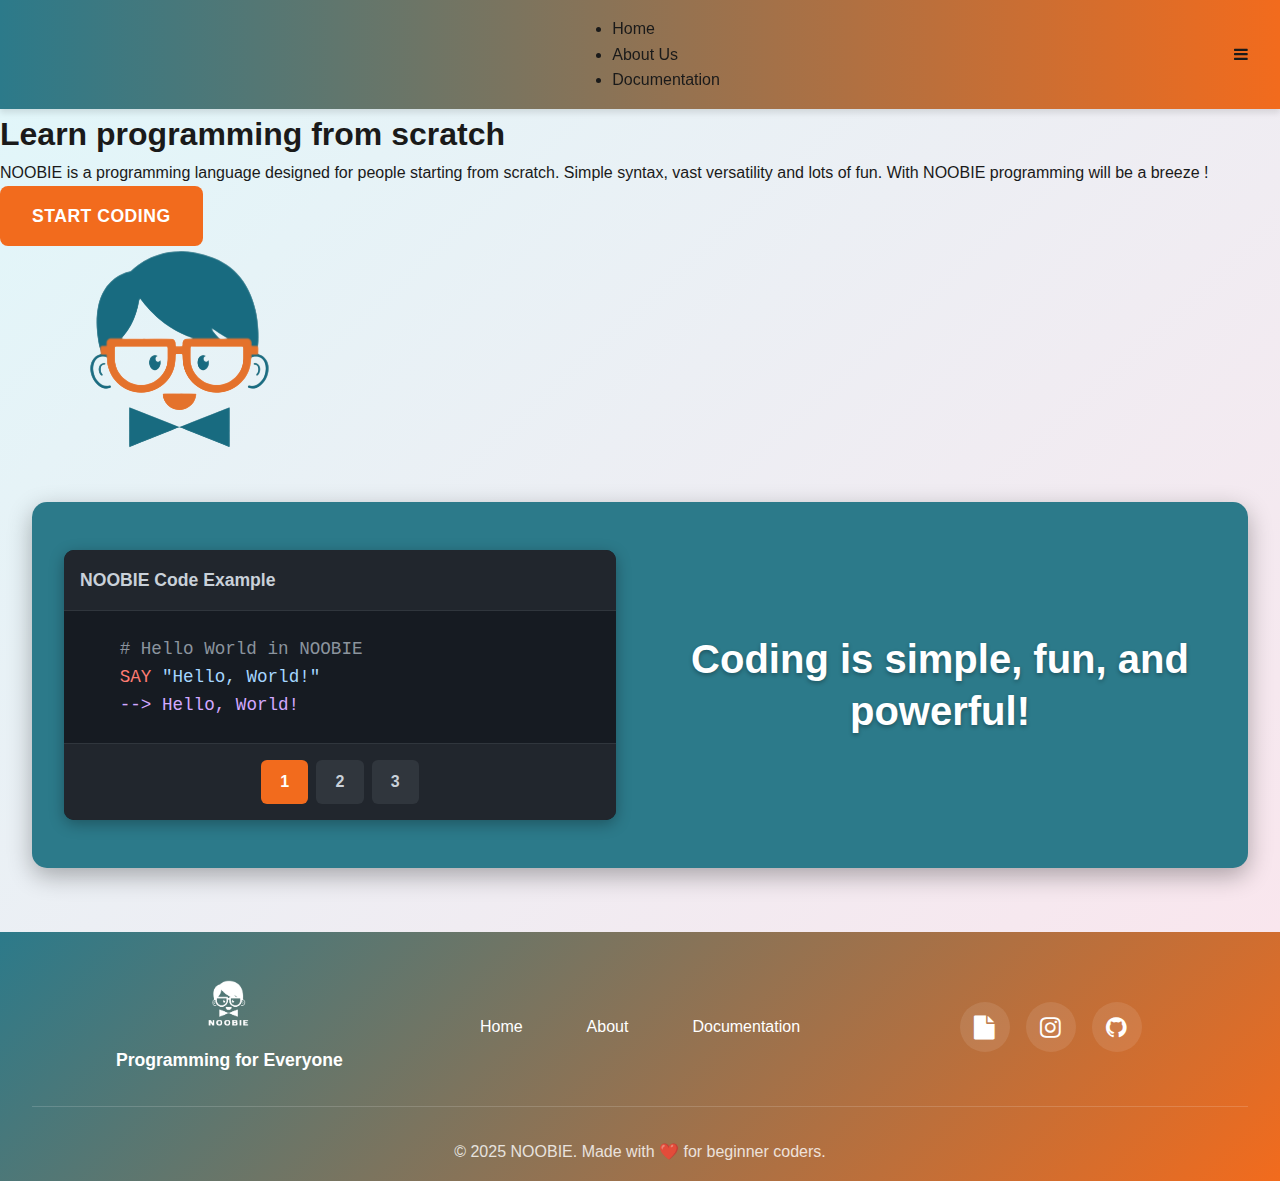
<file: index.html>
<!DOCTYPE html>
<html lang="en">
<head>
    <meta charset="UTF-8">
    <meta name="viewport" content="width=device-width, initial-scale=1.0">
    <meta name="description" content="NOOBIE is a programming language designed for people starting from scratch. Simple syntax, vast versatility and lots of fun. With NOOBIE programming will be a breeze !">
    <link rel="stylesheet" href="https://cdnjs.cloudflare.com/ajax/libs/font-awesome/4.7.0/css/font-awesome.min.css">
    <link rel="stylesheet" href="style.css">
    <title>NOOBIE - Programming for Everyone</title>
</head>
<body>
    <nav class="navbar">
        <div class="logo">
          <a href="index.html"><img src="loghi/logo_scritta_bianco.png" alt="NOOBIE logo" /></a>
        </div>
        <ul>
          <li><a href="index.html">Home</a></li>
          <li><a href="about.html">About Us</a></li>
          <li><a href="documentation.html">Documentation</a></li>
        </ul>
        <div class="menu-icon" onclick="toggleMenu()">
          <i class="fa fa-bars"></i>
        </div>
    </nav>
    
    <!-- INSTANT DOWNLOAD -->
    <section class="noobie" id="home">
      <div class="noobie-content">
        <h1>Learn programming from scratch</h1>
        <p>NOOBIE is a programming language designed for people starting from scratch. Simple syntax, vast versatility and lots of fun. With NOOBIE programming will be a breeze !</p>
        <a href="https://noobie-web.onrender.com/" class="cta-button" target="_blank">Start coding  </a>
      </div>
      <div class="noobie-image">
       <a href="index.html"><img src="loghi/logo_originale.png" alt="noobie" /></a>
      </div>
    </section>
    
    <!--CODE SECTION-->
    <section class="code-example">
      <div class="code-container">
        <div class="code-header">
          <span class="code-title">NOOBIE Code Example</span>
        </div>
        <div class="code-block" id="code-display">
          <pre><span class="comment"># Hello World in NOOBIE</span>
<span class="keyword">SAY</span> <span class="string">"Hello, World!"</span>
<span class="output">--> Hello, World!</span></pre>
        </div>
        <div class="code-buttons">
          <button onclick="showCode(1)" class="active">1</button>
          <button onclick="showCode(2)">2</button>
          <button onclick="showCode(3)">3</button>
        </div>
      </div>
      <div class="code-message">
        <h1 class="section-title">Coding is simple, fun, and powerful!</h1>
      </div>
    </section>

    <!-- FOOTER -->
    <footer class="footer">
      <div class="footer-container">
        <div class="footer-logo">
          <img src="loghi/logo_scritta_bianco.png" alt="NOOBIE Logo" />
          <p>Programming for Everyone</p>
        </div>
        <div class="footer-links">
          <a href="index.html">Home</a>
          <a href="about.html">About</a>
          <a href="documentation.html">Documentation</a>
        </div>
        <div class="footer-social">
          <a href="https://noobie-web.onrender.com/"><i class="fa fa-file"></i></a>
          <a href="#"><i class="fa fa-instagram"></i></a>
          <a href="https://github.com/noobieofficial"><i class="fa fa-github"></i></a>
        </div>
      </div>
      <div class="footer-bottom">
        <p>&copy; 2025 NOOBIE. Made with ❤️ for beginner coders.</p>
      </div>
    </footer>

    <script src="script.js"></script>
</body>
</html>
</file>
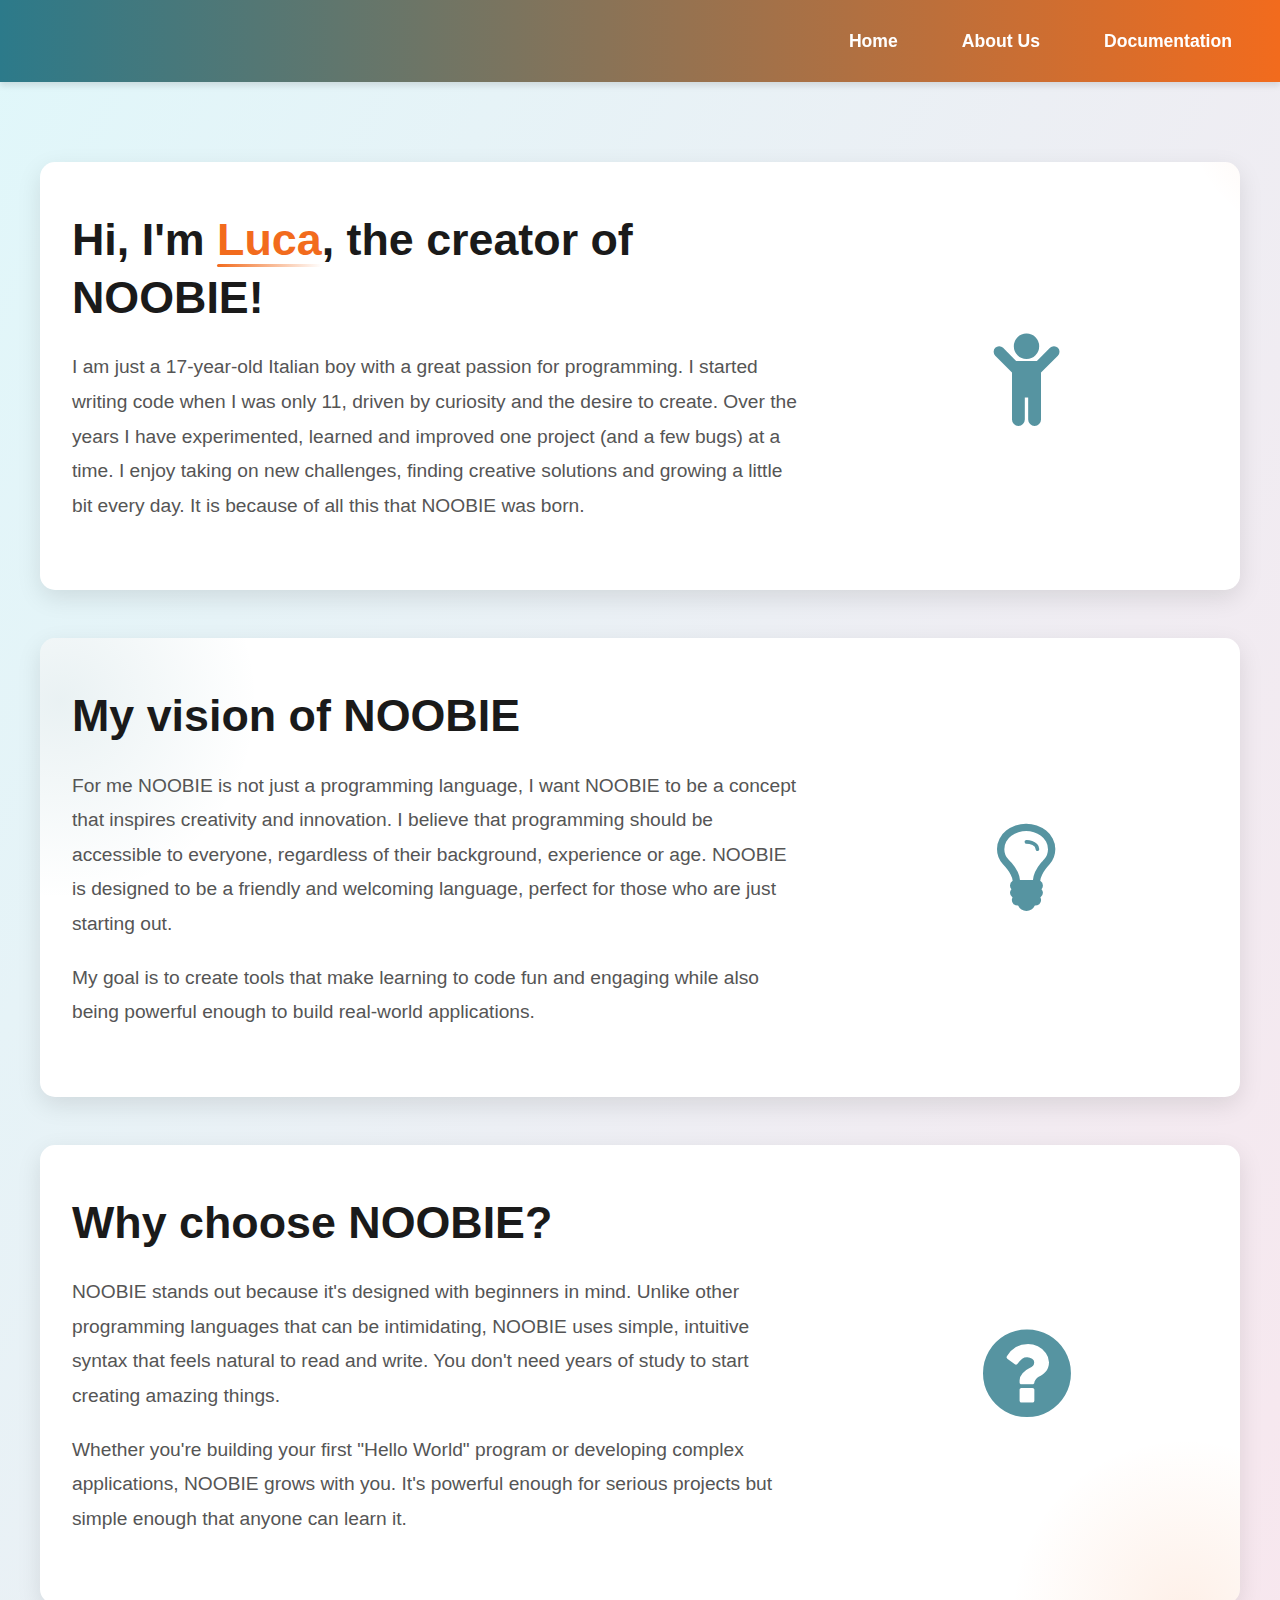
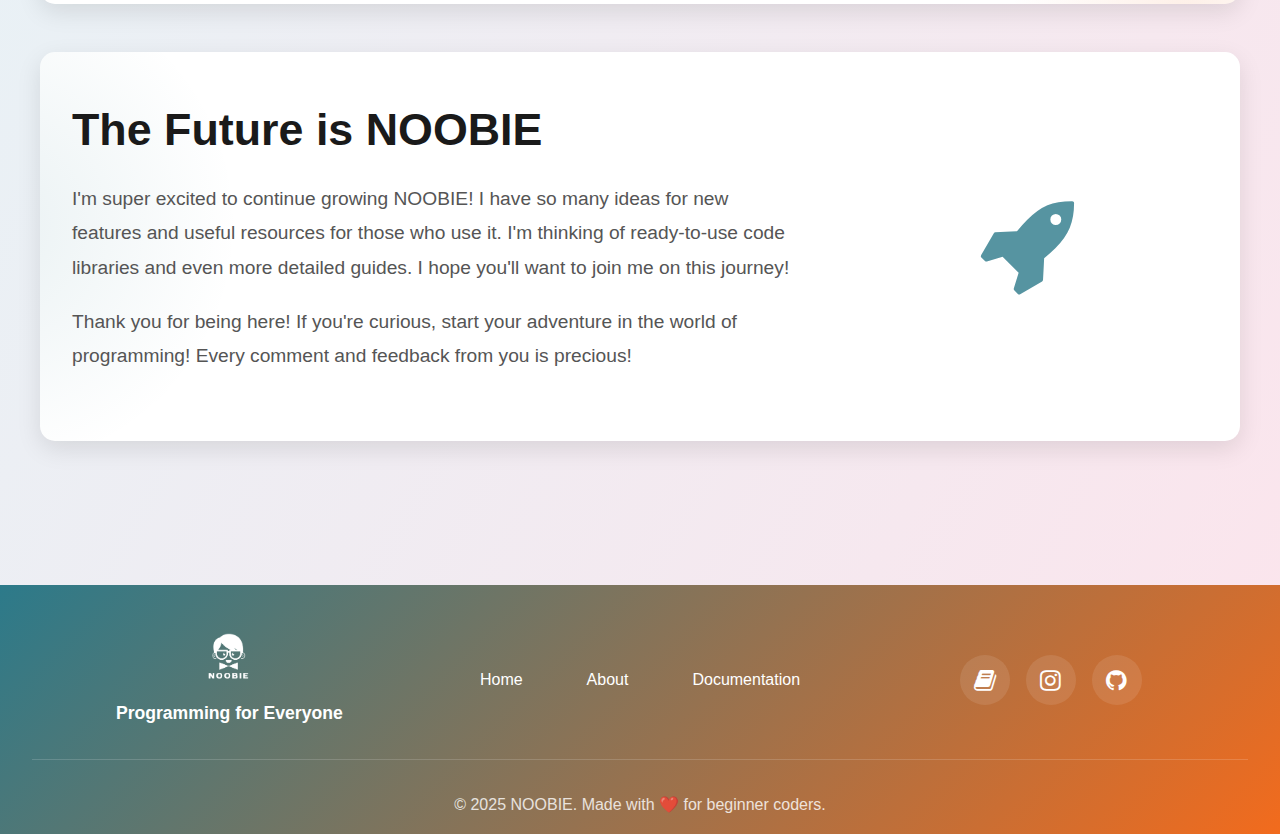
<file: about.html>
<!DOCTYPE html>
<html lang="en">
<head>
    <meta charset="UTF-8">
    <meta name="viewport" content="width=device-width, initial-scale=1.0">
    <meta name="description" content="NOOBIE is a programming language designed for people starting from scratch. Simple syntax, vast versatility and lots of fun. With NOOBIE programming will be a breeze !">
    <link rel="stylesheet" href="https://cdnjs.cloudflare.com/ajax/libs/font-awesome/4.7.0/css/font-awesome.min.css">
    <link rel="stylesheet" href="style.css">
    <title>About NOOBIE - Programming for Everyone</title>
</head>
<body>
    <!-- Mobile Sidebar Overlay -->
    <div class="sidebar-overlay" id="sidebar-overlay"></div>
    
    <nav class="navbar">
        <div class="logo">
            <a href="index.html"><img src="../loghi/logo_scritta_bianco.png" alt="NOOBIE logo" /></a>
        </div>
        <ul class="nav-menu">
            <li><a href="index.html">Home</a></li>
            <li><a href="about.html">About Us</a></li>
            <li><a href="documentation.html">Documentation</a></li>
        </ul>
        
        <!-- Mobile Sidebar -->
        <div class="mobile-sidebar" id="mobile-sidebar">
            <div class="sidebar-header">
                <div class="sidebar-logo">
                    <img src="../loghi/logo_scritta_bianco.png" alt="NOOBIE logo" />
                </div>
                <button class="sidebar-close" id="sidebar-close" aria-label="Close menu">
                    <i class="fa fa-times"></i>
                </button>
            </div>
            <ul class="sidebar-menu">
                <li><a href="index.html"><i class="fa fa-home"></i> Home</a></li>
                <li><a href="about.html"><i class="fa fa-user"></i> About Us</a></li>
                <li><a href="documentation.html"><i class="fa fa-file-text"></i> Documentation</a></li>
            </ul>
            <div class="sidebar-footer">
                <div class="sidebar-social">
                    <a href="https://noobie-web.onrender.com" aria-label="IDE"><i class="fa fa-book"></i></a>
                    <a href="#" aria-label="Instagram"><i class="fa fa-instagram"></i></a>
                    <a href="https://github.com/noobieofficial" aria-label="GitHub"><i class="fa fa-github"></i></a>
                </div>
                <p>Programming for Everyone</p>
            </div>
        </div>
        
        <div class="hamburger" id="hamburger">
            <span></span>
            <span></span>
            <span></span>
        </div>
    </nav>

    <main class="about-main">
        <section class="about-intro-section">
            <div class="intro-content">
                <h1>Hi, I'm <span class="me">Luca</span>, the creator of NOOBIE!</h1>
                <p>I am just a 17-year-old Italian boy with a great passion for programming.
                    I started writing code when I was only 11, driven by curiosity and the desire to create.
                    Over the years I have experimented, learned and improved one project (and a few bugs) at a time.
                    I enjoy taking on new challenges, finding creative solutions and growing a little bit every day.
                    It is because of all this that NOOBIE was born.</p>
            </div>
            <div class="intro-icon">
                <i class="fa fa-child"></i>
            </div>            
        </section>

        <section class="vision-section">
            <div class="vision-icon">
                <i class="fa fa-lightbulb-o"></i>
            </div>
            <div class="vision-content">
                <h2>My vision of NOOBIE</h2>
                <p>
                    For me NOOBIE is not just a programming language, I want NOOBIE to be a concept that inspires creativity and innovation.
                    I believe that programming should be accessible to everyone, regardless of their background, experience or age.
                    NOOBIE is designed to be a friendly and welcoming language, perfect for those who are just starting out.
                </p>
                <p>
                    My goal is to create tools that make learning to code fun and engaging while also being powerful enough to build real-world applications.
                </p>
            </div>
        </section>

        <section class="why-noobie-section">
            <div class="why-noobie-content">
                <h2>Why choose NOOBIE?</h2>
                <p>
                    NOOBIE stands out because it's designed with beginners in mind. Unlike other programming languages that can be intimidating,
                    NOOBIE uses simple, intuitive syntax that feels natural to read and write. You don't need years of study to start creating amazing things.
                </p>
                <p>
                    Whether you're building your first "Hello World" program or developing complex applications, NOOBIE grows with you.
                    It's powerful enough for serious projects but simple enough that anyone can learn it.
                </p>
            </div>
            <div class="why-noobie-icon">
                <i class="fa fa-question-circle"></i>
            </div>
        </section>

        <section class="future-section">
            <div class="future-icon">
                <i class="fa fa-rocket"></i>
            </div>
            <div class="future-content">
                <h2>The Future is NOOBIE</h2>
                <p>I'm super excited to continue growing NOOBIE! I have so many ideas for new features and useful resources for those who use it.
                   I'm thinking of ready-to-use code libraries and even more detailed guides. I hope you'll want to join me on this journey!</p>
                <p>Thank you for being here! If you're curious, start your adventure in the world of programming!
                   Every comment and feedback from you is precious!</p>
            </div>
        </section>
    </main>

    <footer class="footer">
        <div class="footer-container">
            <div class="footer-logo">
                <img src="../loghi/logo_scritta_bianco.png" alt="NOOBIE Logo" />
                <p>Programming for Everyone</p>
            </div>
            <div class="footer-links">
                <a href="index.html">Home</a>
                <a href="about.html">About</a>
                <a href="documentation.html">Documentation</a>
            </div>
            <div class="footer-social">
                <a href="https://noobie-web.onrender.com" aria-label="IDE"><i class="fa fa-book"></i></a>
                <a href="#" aria-label="Instagram"><i class="fa fa-instagram"></i></a>
                <a href="https://github.com/noobieofficial" aria-label="GitHub"><i class="fa fa-github"></i></a>
            </div>
        </div>
        <div class="footer-bottom">
            <p>&copy; 2025 NOOBIE. Made with ❤️ for beginner coders.</p>
        </div>
    </footer>

    <script src="script.js"></script>
</body>
</html>
</file>
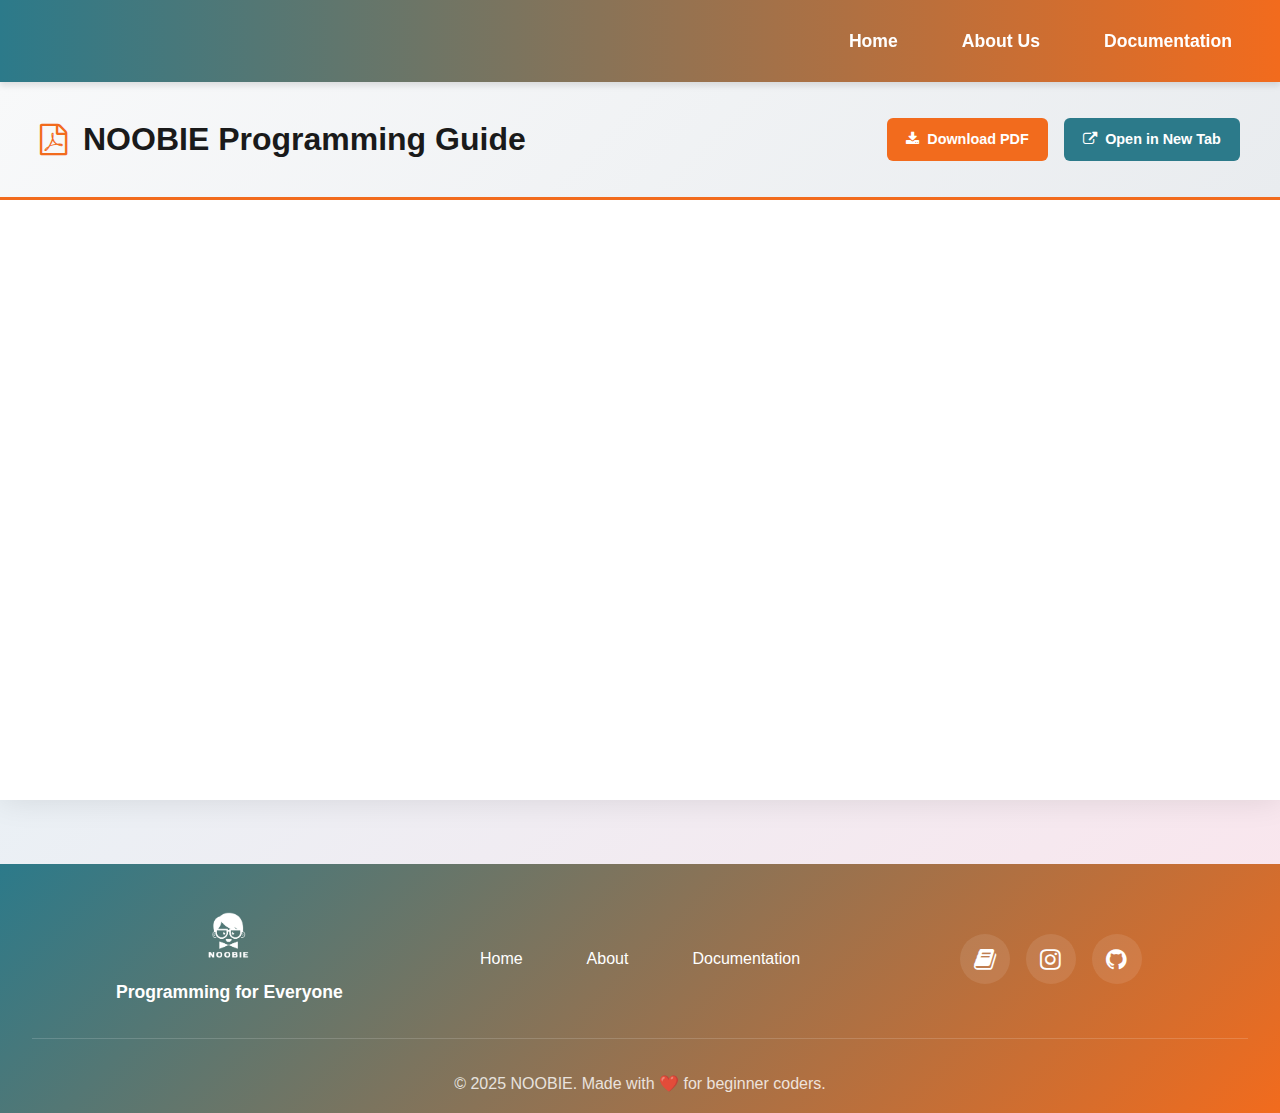
<file: documentation.html>
<!DOCTYPE html>
<html>
    <head>
        <meta charset="UTF-8">
        <meta name="viewport" content="width=device-width, initial-scale=1.0">
        <meta name="description" content="Complete NOOBIE programming language documentation. Learn syntax, functions, and examples to master NOOBIE programming.">
        <link rel="stylesheet" href="https://cdnjs.cloudflare.com/ajax/libs/font-awesome/4.7.0/css/font-awesome.min.css">
        <link rel="stylesheet" href="style.css">
        <link rel="icon" sizes="16x16" href="../logo_immagini/logo_originale2.png" type="image/png">
        <title>NOOBIE Documentation - Programming for Everyone</title>
    </head>
    <body>
        <!-- Mobile Sidebar Overlay -->
        <div class="sidebar-overlay" id="sidebar-overlay"></div>
        
        <nav class="navbar">
            <div class="logo">
            <a href="index.html"><img src="../loghi/logo_scritta_bianco.png" alt="NOOBIE logo" /></a>
            </div>
            <ul class="nav-menu">
            <li><a href="index.html">Home</a></li>
            <li><a href="about.html">About Us</a></li>
            <li><a href="documentation.html">Documentation</a></li>
            </ul>
            
            <!-- Mobile Sidebar -->
            <div class="mobile-sidebar" id="mobile-sidebar">
                <div class="sidebar-header">
                    <div class="sidebar-logo">
                        <img src="../loghi/logo_scritta_bianco.png" alt="NOOBIE logo" />
                    </div>
                    <button class="sidebar-close" id="sidebar-close" aria-label="Close menu">
                        <i class="fa fa-times"></i>
                    </button>
                </div>
                <ul class="sidebar-menu">
                    <li><a href="index.html"><i class="fa fa-home"></i> Home</a></li>
                    <li><a href="about.html"><i class="fa fa-user"></i> About Us</a></li>
                    <li><a href="documentation.html"><i class="fa fa-file-text"></i> Documentation</a></li>
                </ul>
                <div class="sidebar-footer">
                    <div class="sidebar-social">
                        <a href="https://noobie-web.onrender.com" aria-label="IDE"><i class="fa fa-book"></i></a>
                        <a href="#" aria-label="Instagram"><i class="fa fa-instagram"></i></a>
                        <a href="https://github.com/noobieofficial" aria-label="GitHub"><i class="fa fa-github"></i></a>
                    </div>
                    <p>Programming for Everyone</p>
                </div>
            </div>
            
            <div class="hamburger" id="hamburger">
            <span></span>
            <span></span>
            <span></span>
            </div>
        </nav>

        <!-- Documentation Container -->
        <div class="documentation-container">
            <!-- Doc Header with Controls -->
            <div class="doc-header">
                <div class="doc-header-content">
                    <h2 class="doc-title">
                        <i class="fa fa-file-pdf-o"></i>
                        NOOBIE Programming Guide
                    </h2>
                    <div class="doc-actions">
                        <a href="noobie-documentation.pdf" class="doc-btn" download>
                            <i class="fa fa-download"></i>
                            Download PDF
                        </a>
                        <a href="noobie-documentation.pdf" class="doc-btn secondary" target="_blank">
                            <i class="fa fa-external-link"></i>
                            Open in New Tab
                        </a>
                    </div>
                </div>
            </div>

            <!-- PDF Viewer -->
            <div class="pdf-container">
                <iframe 
                    src="noobie-documentation.pdf" 
                    class="pdf-viewer"
                    title="NOOBIE Documentation PDF"
                    onload="hidePdfLoading()"
                    onerror="showPdfError()">
                </iframe>

            </div>
        </div>

        <footer class="footer">
            <div class="footer-container">
                <div class="footer-logo">
                    <img src="../loghi/logo_scritta_bianco.png" alt="NOOBIE Logo" />
                    <p>Programming for Everyone</p>
                </div>
                <div class="footer-links">
                    <a href="index.html">Home</a>
                    <a href="about.html">About</a>
                    <a href="documentation.html">Documentation</a>
                </div>
                <div class="footer-social">
                    <a href="https://noobie-web.onrender.com" aria-label="IDE"><i class="fa fa-book"></i></a>
                    <a href="#" aria-label="Instagram"><i class="fa fa-instagram"></i></a>
                    <a href="https://github.com/noobieofficial" aria-label="GitHub"><i class="fa fa-github"></i></a>
                </div>
            </div>
            <div class="footer-bottom">
                <p>&copy; 2025 NOOBIE. Made with ❤️ for beginner coders.</p>
            </div>
        </footer>

        <script src="script.js"></script>
        <script>
            // PDF Loading and Error Handling
            function hidePdfLoading() {
                const loading = document.getElementById('pdf-loading');
                if (loading) {
                    loading.style.display = 'none';
                }
            }

            function showPdfError() {
                const loading = document.getElementById('pdf-loading');
                const error = document.getElementById('pdf-error');
                if (loading) loading.style.display = 'none';
                if (error) error.style.display = 'flex';
            }

            // Check if PDF loaded successfully after a timeout
            setTimeout(function() {
                const iframe = document.querySelector('.pdf-viewer');
                const loading = document.getElementById('pdf-loading');
                
                try {
                    // Try to access iframe content to check if PDF loaded
                    if (iframe && iframe.contentDocument === null) {
                        // PDF likely failed to load
                        showPdfError();
                    } else {
                        hidePdfLoading();
                    }
                } catch (e) {
                    // Cross-origin error means PDF is likely loaded
                    hidePdfLoading();
                }
            }, 3000);
        </script>
    </body>
</html>
</file>
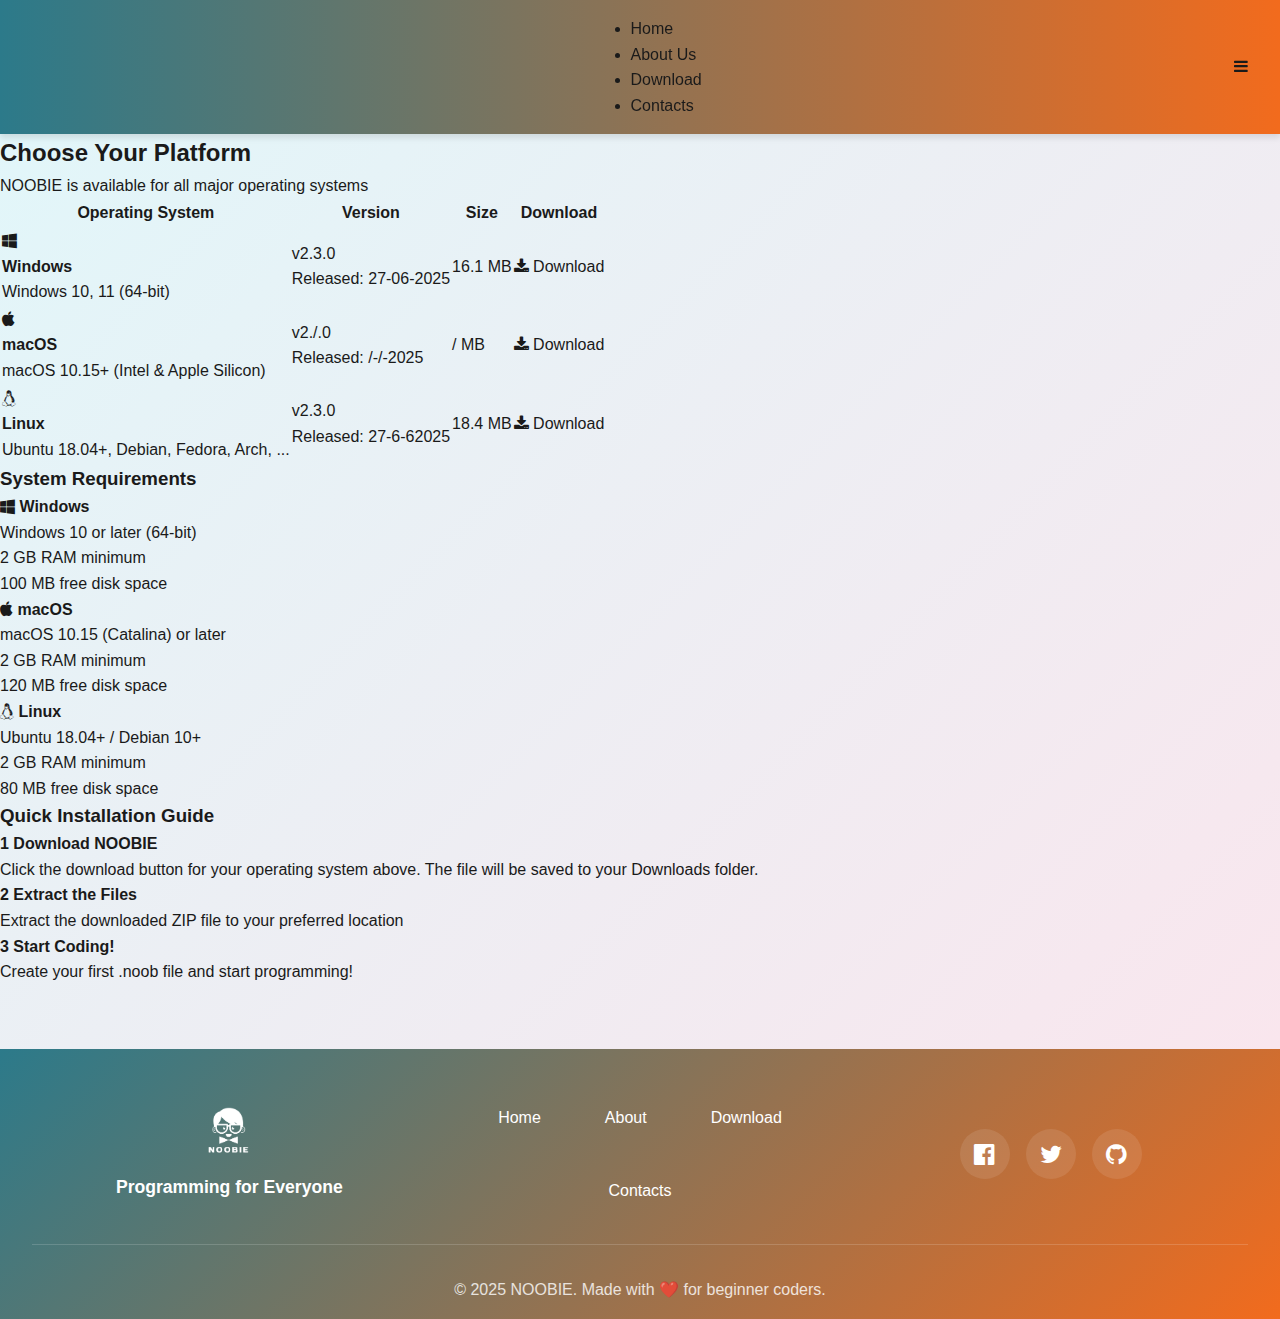
<file: download.html>
<!DOCTYPE html>
<html>
<head>
    <meta charset="UTF-8">
    <meta name="viewport" content="width=device-width, initial-scale=1.0">
    <meta name="description" content="Download NOOBIE programming language for Windows, macOS, and Linux. Simple installation, powerful features for beginners and pros.">
    <link rel="stylesheet" href="https://cdnjs.cloudflare.com/ajax/libs/font-awesome/4.7.0/css/font-awesome.min.css">
    <link rel="stylesheet" href="style.css">
    <link rel="icon" sizes="16x16" href="../logo_immagini/logo_originale2.png" type="image/png">
    <title>Download NOOBIE - Programming for Everyone</title>
</head>
<body>
    <nav class="navbar">
        <div class="logo">
            <a href="index.html"><img src="../loghi/logo_scritta_bianco.png" alt="NOOBIE logo" /></a>
        </div>
        <ul>
            <li><a href="index.html">Home</a></li>
            <li><a href="about.html">About Us</a></li>
            <li><a href="download.html">Download</a></li>
            <li><a href="contact.html">Contacts</a></li>
        </ul>
        <div class="menu-icon" onclick="toggleMenu()">
            <i class="fa fa-bars"></i>
        </div>
    </nav>

    <!-- Downloads Table -->
    <div class="downloads-container">
        <div class="downloads-header">
            <h2>Choose Your Platform</h2>
            <p>NOOBIE is available for all major operating systems</p>
        </div>

        <div class="downloads-table">
            <table>
                <thead>
                    <tr>
                        <th>Operating System</th>
                        <th>Version</th>
                        <th>Size</th>
                        <th>Download</th>
                    </tr>
                </thead>
                <tbody>
                    <tr>
                        <td>
                            <div class="os-info">
                                <div class="os-icon windows">
                                    <i class="fa fa-windows"></i>
                                </div>
                                <div class="os-details">
                                    <h4>Windows</h4>
                                    <p>Windows 10, 11 (64-bit)</p>
                                </div>
                            </div>
                        </td>
                        <td>
                            <div class="version-info">
                                <div class="version-number">v2.3.0</div>
                                <div class="release-date">Released: 27-06-2025</div>
                            </div>
                        </td>
                        <td>
                            <div class="size-info">
                                16.1 MB
                            </div>
                        </td>
                        <td>
                            <a href="https://github.com/noobieofficial/noobie2/raw/main/download/windows/windows.zip" class="download-btn" download>
                                <i class="fa fa-download"></i>
                                Download
                            </a>
                        </td>
                    </tr>
                    <tr>
                        <td>
                            <div class="os-info">
                                <div class="os-icon mac">
                                    <i class="fa fa-apple"></i>
                                </div>
                                <div class="os-details">
                                    <h4>macOS</h4>
                                    <p>macOS 10.15+ (Intel & Apple Silicon)</p>
                                </div>
                            </div>
                        </td>
                        <td>
                            <div class="version-info">
                                <div class="version-number">v2./.0</div>
                                <div class="release-date">Released: /-/-2025</div>
                            </div>
                        </td>
                        <td>
                            <div class="size-info">
                                / MB
                            </div>
                        </td>
                        <td>
                            <a href="https://github.com/noobieofficial/noobie2/raw/main/download/macos/macos.zip" class="download-btn" download>
                                <i class="fa fa-download"></i>
                                Download
                            </a>
                        </td>
                    </tr>
                    <tr>
                        <td>
                            <div class="os-info">
                                <div class="os-icon linux">
                                    <i class="fa fa-linux"></i>
                                </div>
                                <div class="os-details">
                                    <h4>Linux</h4>
                                    <p>Ubuntu 18.04+, Debian, Fedora, Arch, ...</p>
                                </div>
                            </div>
                        </td>
                        <td>
                            <div class="version-info">
                                <div class="version-number">v2.3.0</div>
                                <div class="release-date">Released: 27-6-62025</div>
                            </div>
                        </td>
                        <td>
                            <div class="size-info">
                                18.4 MB
                            </div>
                        </td>
                        <td>
                            <a href="https://github.com/noobieofficial/noobie2/raw/main/download/linux/linux.tar.gz" class="download-btn" download>
                                <i class="fa fa-download"></i>
                                Download
                            </a>
                        </td>
                    </tr>
                </tbody>
            </table>
        </div>
    </div>

    <!-- System Requirements -->
    <div class="downloads-container">
        <div class="system-requirements">
            <h3>System Requirements</h3>
            <div class="requirements-grid">
                <div class="requirement-item">
                    <h4><i class="fa fa-windows"></i> Windows</h4>
                    <ul>
                        <li>Windows 10 or later (64-bit)</li>
                        <li>2 GB RAM minimum</li>
                        <li>100 MB free disk space</li>
                    </ul>
                </div>
                <div class="requirement-item">
                    <h4><i class="fa fa-apple"></i> macOS</h4>
                    <ul>
                        <li>macOS 10.15 (Catalina) or later</li>
                        <li>2 GB RAM minimum</li>
                        <li>120 MB free disk space</li>
                    </ul>
                </div>
                <div class="requirement-item">
                    <h4><i class="fa fa-linux"></i> Linux</h4>
                    <ul>
                        <li>Ubuntu 18.04+ / Debian 10+</li>
                        <li>2 GB RAM minimum</li>
                        <li>80 MB free disk space</li>
                    </ul>
                </div>
            </div>
        </div>
    </div>

    <!-- Installation Guide -->
    <div class="downloads-container">
        <div class="installation-guide">
            <h3>Quick Installation Guide</h3>
            <div class="installation-steps">
                <div class="installation-step">
                    <h4>
                        <span class="step-number">1</span>
                        Download NOOBIE
                    </h4>
                    <p>Click the download button for your operating system above. The file will be saved to your Downloads folder.</p>
                </div>
                <div class="installation-step">
                    <h4>
                        <span class="step-number">2</span>
                        Extract the Files
                    </h4>
                    <p>Extract the downloaded ZIP file to your preferred location</p>
                </div>
            
                <div class="installation-step">
                    <h4>
                        <span class="step-number">3</span>
                        Start Coding!
                    </h4>
                    <p>Create your first .noob file and start programming!</p>
                </div>
            </div>
        </div>
    </div>

    <!-- Footer -->
    <footer class="footer">
        <div class="footer-container">
            <div class="footer-logo">
                <img src="../loghi/logo_scritta_bianco.png" alt="NOOBIE Logo" />
                <p>Programming for Everyone</p>
            </div>
            <div class="footer-links">
                <a href="index.html">Home</a>
                <a href="about.html">About</a>
                <a href="download.html">Download</a>
                <a href="contact.html">Contacts</a>
            </div>
            <div class="footer-social">
                <a href="#"><i class="fa fa-facebook-official"></i></a>
                <a href="#"><i class="fa fa-twitter"></i></a>
                <a href="#"><i class="fa fa-github"></i></a>
            </div>
        </div>
        <div class="footer-bottom">
            <p>&copy; 2025 NOOBIE. Made with ❤️ for beginner coders.</p>
        </div>
    </footer>

    <script src="script.js"></script>
</body>
</html>
</file>
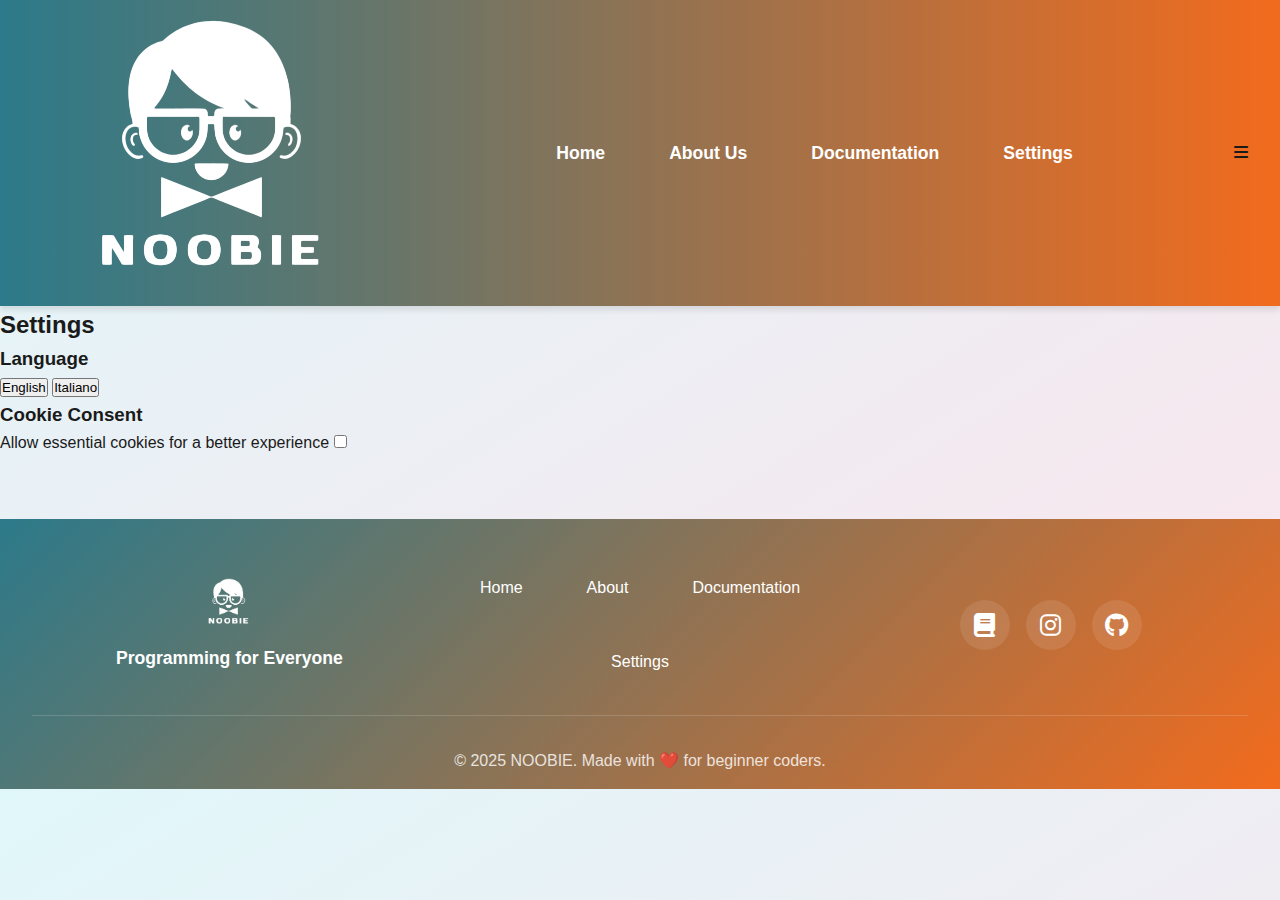
<file: settings.html>
<!DOCTYPE html>
<html lang="en">
<head>
    <meta charset="UTF-8">
    <title>NOOBIE | Settings </title>
    <link rel="stylesheet" href="style.css">
    <meta name="viewport" content="width=device-width, initial-scale=1.0">
    <link rel="icon" sizes="16x16" href="loghi/logo_originale.png" type="image/png">
    <link rel="stylesheet" href="https://cdnjs.cloudflare.com/ajax/libs/font-awesome/6.4.0/css/all.min.css">
    <meta name="description" content="NOOBIE is a programming language designed for people starting from scratch. Simple syntax, vast versatility and lots of fun. With NOOBIE programming will be a breeze !">
</head>
<body>
    <div id="overlay"></div>

    <div class="mobile-sidebar" id="mobile-sidebar">
        <div class="sidebar-header">
            <div class="sidebar-logo">
                <img src="loghi/logo_scritta_bianco.png" alt="NOOBIE logo" />
            </div>
            <button class="sidebar-close" id="sidebar-close" aria-label="Close menu">
                <i class="fa fa-times"></i>
            </button>
        </div>
        <div class="sidebar-line"></div>
        <ul class="sidebar-menu">
            <li><a href="index.html" data-i18n="nav.home"><i class="fas fa-home"></i> <span class="text">Home</span></a></li>
            <li><a href="about.html" data-i18n="nav.about"><i class="fas fa-user"></i> <span class="text">About Us</span></a></li>
            <li><a href="documentation.html" data-i18n="nav.docs"><i class="fas fa-file-text"></i> <span class="text">Documentation</span></a></li>
            <li><a href="settings.html" data-i18n="nav.settings"><i class="fas fa-gear"></i> <span class="text">Settings</span></a></li>
        </ul>
        <div class="sidebar-footer">
            <div class="sidebar-social">
                <a href="https://noobie-web.onrender.com" aria-label="IDE"><i class="fas fa-book"></i></a>
                <a href="#" aria-label="Instagram"><i class="fab fa-instagram"></i></a>
                <a href="https://github.com/noobieofficial" aria-label="GitHub"><i class="fab fa-github"></i></a>
            </div>
            <p>Programming for Everyone</p>
        </div>
    </div>

    <nav class="navbar">
        <div class="logo-nav">
            <a href="/"><img src="loghi/logo_scritta_bianco.png" alt="NOOBIE logo"></a>
        </div>

        <ul class="nav-menu">
            <li><a href="index.html" data-i18n="nav.home">Home</a></li>
            <li><a href="about.html" data-i18n="nav.about">About Us</a></li>
            <li><a href="documentation.html" data-i18n="nav.docs">Documentation</a></li>
            <li><a href="settings.html" data-i18n="nav.settings">Settings</a></li>
        </ul>

        <div class="hamburger-menu" id="hamburger">
            <i class="fa-solid fa-bars"></i>
        </div>
    </nav>

    <main class="setting-main">
        <div class="settings-menu">
            <h2 class="settings-title" data-i18n="settings.title">Settings</h2>

            <div class="settings-section">
                <h3 data-i18n="settings.language">Language</h3>
                <div class="language-toggle">
                    <button id="english" class="language-button active">English</button>
                    <button id="italian" class="language-button">Italiano</button>
                </div>
            </div>

            <div class="settings-section">
                <h3 data-i18n="settings.cookie">Cookie Consent</h3>
                <div class="cookie-toggle">
                    <span data-i18n="settings.cookie.description">Allow essential cookies for a better experience</span>
                    <label class="switch">
                        <input type="checkbox" id="cookie">
                        <span class="slider round"></span>
                    </label>
                </div>
            </div>
        </div>
    </main>

    <footer class="footer">
      <div class="footer-container">
        <div class="footer-logo">
          <img src="loghi/logo_scritta_bianco.png" alt="NOOBIE Logo" />
          <p>Programming for Everyone</p>
        </div>
        <div class="footer-links">
          <a href="index.html">Home</a>
          <a href="about.html">About</a>
          <a href="documentation.html">Documentation</a>
          <a href="settings.html">Settings</a>
        </div>
        <div class="footer-social">
          <a href="https://noobie-web.onrender.com" aria-label="IDE"><i class="fas fa-book"></i></a>
          <a href="#" aria-label="Instagram"><i class="fab fa-instagram"></i></a>
          <a href="https://github.com/noobieofficial" aria-label="GitHub"><i class="fab fa-github"></i></a>
        </div>
      </div>
      <div class="footer-bottom">
        <p>&copy; 2025 NOOBIE. Made with ❤️ for beginner coders.</p>
      </div>
    </footer>

    <script src="script.js"></script>
</body>
</html>
</file>
<file: style.css>
:root {
    --primary-orange: #f26b1d;
    --dark-blue: #2c7a8a;
    --bg: #fdfdfd;
    --text: #1a1a1a;
    --max-width: 1200px;
    --section-padding: 4rem 2rem;
    --border-radius: 15px;
    --sidebar-width: 300px;
}

/* Reset and Base Styles */
* {
    box-sizing: border-box;
    margin: 0;
    padding: 0;
}

body {
    font-family: 'Segoe UI', Tahoma, Geneva, Verdana, sans-serif;
    background: linear-gradient(to bottom right, #e0f7fa, #fce4ec);
    color: var(--text);
    line-height: 1.6;
    overflow-x: hidden;
}

img {
    max-width: 100%;
    height: auto;
    display: block;
}

a {
    text-decoration: none;
    color: inherit;
}

/* Container for max-width consistency */
.container {
    max-width: var(--max-width);
    margin: 0 auto;
    padding: 0 1rem;
}

/* Navigation */
.navbar {
    display: flex;
    justify-content: space-between;
    align-items: center;
    padding: 1rem 2rem;
    background: linear-gradient(to right, var(--dark-blue), var(--primary-orange));
    box-shadow: 0 4px 6px rgba(0, 0, 0, 0.1);
    position: sticky;
    top: 0;
    z-index: 1000;
}

.logo img {
    height: 50px;
    width: auto;
    transition: height 0.3s ease;
}

.nav-menu {
    display: flex;
    list-style: none;
    gap: 2rem;
    align-items: center;
}

.nav-menu a {
    color: white;
    font-weight: 600;
    font-size: 1.1rem;
    padding: 0.5rem 1rem;
    border-radius: 5px;
    transition: all 0.3s ease;
    position: relative;
}

.nav-menu a::after {
    content: '';
    position: absolute;
    bottom: -5px;
    left: 50%;
    width: 0;
    height: 2px;
    background: white;
    transition: all 0.3s ease;
    transform: translateX(-50%);
}

.nav-menu a:hover::after {
    width: 80%;
}

.nav-menu a:hover {
    background: rgba(255, 255, 255, 0.1);
}

/* Hamburger Menu */
.hamburger {
    display: none;
    flex-direction: column;
    cursor: pointer;
    padding: 5px;
    z-index: 1002;
    position: relative;
}

.hamburger span {
    width: 25px;
    height: 3px;
    background: white;
    margin: 3px 0;
    transition: all 0.3s ease;
    border-radius: 3px;
}

.hamburger.active span:nth-child(1) {
    transform: rotate(45deg) translate(5px, 5px);
}

.hamburger.active span:nth-child(2) {
    opacity: 0;
}

.hamburger.active span:nth-child(3) {
    transform: rotate(-45deg) translate(7px, -6px);
}

/* Mobile Sidebar Overlay */
.sidebar-overlay {
    position: fixed;
    top: 0;
    left: 0;
    width: 100%;
    height: 100%;
    background: rgba(0, 0, 0, 0.5);
    opacity: 0;
    visibility: hidden;
    transition: all 0.3s ease;
    z-index: 1001;
}

.sidebar-overlay.active {
    opacity: 1;
    visibility: visible;
}

/* Mobile Sidebar */
.mobile-sidebar {
    position: fixed;
    top: 0;
    left: 0;
    width: var(--sidebar-width);
    height: 100%;
    background: linear-gradient(135deg, var(--dark-blue), var(--primary-orange));
    transform: translateX(-100%);
    transition: transform 0.3s ease;
    z-index: 1002;
    display: flex;
    flex-direction: column;
    box-shadow: 2px 0 10px rgba(0, 0, 0, 0.3);
    overflow-y: auto;
    -webkit-overflow-scrolling: touch;
}

.mobile-sidebar.active {
    transform: translateX(0);
}

/* Assicurati che la sidebar sia sempre renderizzata */
@media (min-width: 769px) {
    .mobile-sidebar {
        display: none;
    }
    
    .sidebar-overlay {
        display: none;
    }
    
    .hamburger {
        display: none;
    }
}

/* Sidebar Header */
.sidebar-header {
    display: flex;
    justify-content: space-between;
    align-items: center;
    padding: 1.5rem;
    border-bottom: 1px solid rgba(255, 255, 255, 0.2);
    background: rgba(255, 255, 255, 0.1);
}

.sidebar-logo img {
    height: 40px;
    width: auto;
}

.sidebar-close {
    background: none;
    border: none;
    color: white;
    font-size: 1.5rem;
    cursor: pointer;
    padding: 0.5rem;
    border-radius: 50%;
    transition: all 0.3s ease;
    display: flex;
    align-items: center;
    justify-content: center;
    width: 40px;
    height: 40px;
}

.sidebar-close:hover {
    background: rgba(255, 255, 255, 0.2);
    transform: rotate(90deg);
}

/* Sidebar Menu */
.sidebar-menu {
    list-style: none;
    padding: 2rem 0;
    flex: 1;
}

.sidebar-menu li {
    margin: 0;
}

.sidebar-menu a {
    display: flex;
    align-items: center;
    gap: 1rem;
    color: white;
    padding: 1rem 2rem;
    font-weight: 500;
    font-size: 1.1rem;
    transition: all 0.3s ease;
    border-left: 3px solid transparent;
}

.sidebar-menu a:hover {
    background: rgba(255, 255, 255, 0.1);
    border-left-color: white;
    padding-left: 2.5rem;
}

.sidebar-menu a i {
    font-size: 1.2rem;
    min-width: 20px;
    text-align: center;
}

/* Sidebar Footer */
.sidebar-footer {
    padding: 1.5rem;
    border-top: 1px solid rgba(255, 255, 255, 0.2);
    text-align: center;
    background: rgba(0, 0, 0, 0.1);
}

.sidebar-social {
    display: flex;
    justify-content: center;
    gap: 1rem;
    margin-bottom: 1rem;
}

.sidebar-social a {
    display: flex;
    align-items: center;
    justify-content: center;
    width: 40px;
    height: 40px;
    background: rgba(255, 255, 255, 0.1);
    border-radius: 50%;
    color: white;
    font-size: 1.2rem;
    transition: all 0.3s ease;
}

.sidebar-social a:hover {
    background: rgba(255, 255, 255, 0.2);
    transform: translateY(-2px);
}

.sidebar-footer p {
    color: rgba(255, 255, 255, 0.8);
    font-size: 0.9rem;
    margin: 0;
}

/* Hero Section */
.hero {
    display: flex;
    align-items: center;
    justify-content: space-between;
    padding: var(--section-padding);
    min-height: 70vh;
    gap: 3rem;
}

.hero-content {
    flex: 1;
    max-width: 600px;
}

.hero-content h1 {
    font-size: clamp(2.5rem, 5vw, 3.5rem);
    font-weight: 700;
    color: var(--primary-orange);
    margin-bottom: 1.5rem;
    line-height: 1.2;
}

.hero-content p {
    font-size: clamp(1.1rem, 2.5vw, 1.3rem);
    margin-bottom: 2rem;
    color: var(--text);
    line-height: 1.7;
}

.cta-button {
    display: inline-block;
    background: var(--primary-orange);
    color: white;
    padding: 1rem 2rem;
    border-radius: 8px;
    font-weight: 600;
    font-size: 1.1rem;
    transition: all 0.3s ease;
    text-transform: uppercase;
    letter-spacing: 0.5px;
}

.cta-button:hover {
    background: #d65c16;
    transform: translateY(-2px);
    box-shadow: 0 8px 25px rgba(242, 107, 29, 0.3);
}

.hero-image {
    flex: 1;
    display: flex;
    justify-content: center;
    align-items: center;
    max-width: 400px;
}

.hero-image img {
    width: 100%;
    height: auto;
    max-width: 350px;
    transition: transform 0.3s ease;
}

.hero-image img:hover {
    transform: scale(1.05);
}

/* About Page Sections */
.about-main {
    padding: 2rem 0;
}

.about-intro-section,
.vision-section,
.why-noobie-section,
.future-section {
    display: flex;
    align-items: center;
    justify-content: space-between;
    max-width: var(--max-width);
    margin: 3rem auto;
    padding: 3rem 2rem;
    background: white;
    border-radius: var(--border-radius);
    box-shadow: 0 8px 25px rgba(0, 0, 0, 0.1);
    gap: 3rem;
    position: relative;
    overflow: hidden;
}

/* Alternating layouts */
.vision-section,
.future-section {
    flex-direction: row-reverse;
}

.intro-content,
.vision-content,
.why-noobie-content,
.future-content {
    flex: 2;
    z-index: 2;
}

.intro-content h1,
.vision-content h2,
.why-noobie-content h2,
.future-content h2 {
    font-size: clamp(2rem, 4vw, 2.8rem);
    color: var(--text);
    margin-bottom: 1.5rem;
    line-height: 1.3;
}

.me {
    color: var(--primary-orange);
    position: relative;
}

.me::after {
    content: '';
    position: absolute;
    bottom: -3px;
    left: 0;
    width: 100%;
    height: 3px;
    background: linear-gradient(90deg, var(--primary-orange), transparent);
    border-radius: 2px;
}

.intro-content p,
.vision-content p,
.why-noobie-content p,
.future-content p {
    font-size: clamp(1.1rem, 2.5vw, 1.2rem);
    line-height: 1.8;
    color: #555;
    margin-bottom: 1.2rem;
}

.intro-icon,
.vision-icon,
.why-noobie-icon,
.future-icon {
    flex: 1;
    display: flex;
    justify-content: center;
    align-items: center;
    font-size: clamp(5rem, 8vw, 8rem);
    color: var(--dark-blue);
    opacity: 0.8;
    transition: all 0.3s ease;
    z-index: 2;
}

.intro-icon:hover,
.vision-icon:hover,
.why-noobie-icon:hover,
.future-icon:hover {
    opacity: 1;
    transform: scale(1.1);
    color: var(--primary-orange);
}

/* Section background effects */
.about-intro-section::before {
    content: '';
    position: absolute;
    top: -50%;
    right: -20%;
    width: 300px;
    height: 300px;
    background: radial-gradient(circle, rgba(242, 107, 29, 0.1) 0%, transparent 70%);
    border-radius: 50%;
    z-index: 1;
}

.vision-section::before {
    content: '';
    position: absolute;
    top: -30%;
    left: -15%;
    width: 400px;
    height: 400px;
    background: radial-gradient(circle, rgba(44, 122, 138, 0.1) 0%, transparent 70%);
    border-radius: 50%;
    z-index: 1;
}

.why-noobie-section::before {
    content: '';
    position: absolute;
    bottom: -40%;
    right: -10%;
    width: 350px;
    height: 350px;
    background: radial-gradient(circle, rgba(242, 107, 29, 0.1) 0%, transparent 70%);
    border-radius: 50%;
    z-index: 1;
}

.future-section::before {
    content: '';
    position: absolute;
    top: -20%;
    left: -25%;
    width: 500px;
    height: 500px;
    background: radial-gradient(circle, rgba(44, 122, 138, 0.1) 0%, transparent 70%);
    border-radius: 50%;
    z-index: 1;
}

/* Code Example Section */
.code-example {
    display: flex;
    align-items: center;
    justify-content: space-between;
    background: var(--dark-blue);
    padding: 3rem 2rem;
    margin: 3rem auto;
    max-width: 95%;
    border-radius: var(--border-radius);
    box-shadow: 0 8px 25px rgba(0, 0, 0, 0.3);
    gap: 3rem;
}

.code-container {
    flex: 1;
    background: #161b22;
    border-radius: 10px;
    overflow: hidden;
    box-shadow: 0 4px 15px rgba(0, 0, 0, 0.3);
}

.code-header {
    background: #21262d;
    padding: 1rem;
    color: #c9d1d9;
    font-weight: 600;
    font-size: 1.1rem;
    border-bottom: 1px solid #30363d;
}

.code-block {
    padding: 1.5rem;
    color: #c9d1d9;
    font-family: 'Fira Code', 'Courier New', monospace;
    font-size: clamp(0.9rem, 2vw, 1.1rem);
    line-height: 1.6;
    min-height: 120px;
    white-space: pre-wrap;
    overflow-x: auto;
}

.code-buttons {
    display: flex;
    justify-content: center;
    gap: 0.5rem;
    padding: 1rem;
    background: #21262d;
    border-top: 1px solid #30363d;
}

.code-buttons button {
    background: #30363d;
    color: #c9d1d9;
    border: none;
    padding: 0.8rem 1.2rem;
    border-radius: 6px;
    cursor: pointer;
    font-size: 1rem;
    font-weight: 600;
    transition: all 0.3s ease;
    min-width: 40px;
}

.code-buttons button:hover {
    background: #484f58;
    transform: translateY(-2px);
}

.code-buttons button.active {
    background: var(--primary-orange);
    color: white;
}

.code-message {
    flex: 1;
    text-align: center;
    color: white;
}

.section-title {
    font-size: clamp(1.5rem, 4vw, 2.5rem);
    font-weight: 700;
    line-height: 1.3;
    text-shadow: 0 2px 4px rgba(0, 0, 0, 0.3);
}

/* Syntax Highlighting */
.comment { color: #8b949e; }
.keyword { color: #ff7b72; }
.string { color: #a5d6ff; }
.output { color: #d2a8ff; }

/* Footer */
.footer {
    background: linear-gradient(135deg, var(--dark-blue), var(--primary-orange));
    color: white;
    padding: 3rem 2rem 1rem;
    margin-top: 4rem;
}

.footer-container {
    max-width: var(--max-width);
    margin: 0 auto;
    display: grid;
    grid-template-columns: repeat(auto-fit, minmax(250px, 1fr));
    gap: 2rem;
    align-items: center;
    text-align: center;
}

.footer-logo img {
    height: 50px;
    margin: 0 auto 1rem;
}

.footer-logo p {
    font-weight: 600;
    font-size: 1.1rem;
}

.footer-links {
    display: flex;
    justify-content: center;
    gap: 2rem;
    flex-wrap: wrap;
}

.footer-links a {
    color: white;
    font-weight: 500;
    padding: 0.5rem 1rem;
    border-radius: 5px;
    transition: all 0.3s ease;
    position: relative;
}

.footer-links a::after {
    content: '';
    position: absolute;
    bottom: -5px;
    left: 50%;
    width: 0;
    height: 2px;
    background: white;
    transition: all 0.3s ease;
    transform: translateX(-50%);
}

.footer-links a:hover::after {
    width: 80%;
}

.footer-links a:hover {
    background: rgba(255, 255, 255, 0.1);
}

.footer-social {
    display: flex;
    justify-content: center;
    gap: 1rem;
}

.footer-social a {
    display: flex;
    align-items: center;
    justify-content: center;
    width: 50px;
    height: 50px;
    background: rgba(255, 255, 255, 0.1);
    border-radius: 50%;
    color: white;
    font-size: 1.5rem;
    transition: all 0.3s ease;
}

.footer-social a:hover {
    background: rgba(255, 255, 255, 0.2);
    transform: translateY(-3px);
}

.footer-bottom {
    grid-column: 1 / -1;
    text-align: center;
    margin-top: 2rem;
    padding-top: 2rem;
    border-top: 1px solid rgba(255, 255, 255, 0.2);
    opacity: 0.8;
}

/* Documentation Page Styles */
.documentation-hero {
    background: linear-gradient(135deg, var(--dark-blue), var(--primary-orange));
    color: white;
    text-align: center;
    padding: 4rem 2rem;
    margin-bottom: 0;
}

.documentation-hero h1 {
    font-size: clamp(2.5rem, 6vw, 3.5rem);
    margin-bottom: 1rem;
    font-weight: 700;
}

.documentation-hero p {
    font-size: clamp(1.1rem, 2.5vw, 1.3rem);
    max-width: 600px;
    margin: 0 auto 2rem;
    opacity: 0.9;
}

.doc-version-badge {
    background: rgba(255, 255, 255, 0.2);
    padding: 0.5rem 1rem;
    border-radius: 25px;
    font-weight: bold;
    display: inline-block;
    margin-bottom: 1rem;
    font-size: clamp(0.8rem, 2vw, 1rem);
}

/* Documentation Container */
.documentation-container {
    max-width: 1400px;
    margin: 0 auto;
    padding: 0;
    background: white;
    box-shadow: 0 0 30px rgba(0, 0, 0, 0.1);
    min-height: calc(100vh - 200px);
}

/* Documentation Header */
.doc-header {
    background: linear-gradient(135deg, #f8f9fa, #e9ecef);
    padding: 2rem;
    border-bottom: 3px solid var(--primary-orange);
    position: sticky;
    top: 0;
    z-index: 100;
}

.doc-header-content {
    display: flex;
    justify-content: space-between;
    align-items: center;
    max-width: 1200px;
    margin: 0 auto;
    flex-wrap: wrap;
    gap: 1rem;
}

.doc-title {
    color: var(--text);
    font-size: clamp(1.5rem, 3vw, 2rem);
    margin: 0;
    display: flex;
    align-items: center;
    gap: 1rem;
}

.doc-title i {
    color: var(--primary-orange);
}

.doc-actions {
    display: flex;
    gap: 1rem;
    align-items: center;
    flex-wrap: wrap;
}

.doc-btn {
    background: var(--primary-orange);
    color: white;
    padding: 0.6rem 1.2rem;
    border: none;
    border-radius: 6px;
    text-decoration: none;
    font-weight: 600;
    transition: all 0.3s ease;
    display: inline-flex;
    align-items: center;
    gap: 0.5rem;
    cursor: pointer;
    font-size: clamp(0.8rem, 2vw, 0.9rem);
    white-space: nowrap;
}

.doc-btn:hover {
    background: #d65c16;
    transform: translateY(-2px);
    box-shadow: 0 4px 12px rgba(242, 107, 29, 0.3);
}

.doc-btn.secondary {
    background: var(--dark-blue);
}

.doc-btn.secondary:hover {
    background: #225a66;
}

/* PDF Viewer Container */
.pdf-container {
    width: 100%;
    height: calc(100vh - 300px);
    min-height: 600px;
    border: none;
    background: #f5f5f5;
    position: relative;
}

.pdf-viewer {
    width: 100%;
    height: 100%;
    border: none;
    background: white;
}

/* PDF Loading State */
.pdf-loading {
    display: flex;
    flex-direction: column;
    justify-content: center;
    align-items: center;
    height: 400px;
    background: #f8f9fa;
    color: #666;
    text-align: center;
    padding: 2rem;
}

.pdf-loading i {
    font-size: 3rem;
    color: var(--primary-orange);
    margin-bottom: 1rem;
    animation: spin 2s linear infinite;
}

@keyframes spin {
    0% { transform: rotate(0deg); }
    100% { transform: rotate(360deg); }
}

/* PDF Error State */
.pdf-error {
    display: flex;
    flex-direction: column;
    justify-content: center;
    align-items: center;
    height: 400px;
    background: #f8f9fa;
    color: #666;
    text-align: center;
    padding: 2rem;
}

.pdf-error i {
    font-size: 3rem;
    color: #dc3545;
    margin-bottom: 1rem;
}

.pdf-error h3 {
    color: var(--text);
    margin-bottom: 1rem;
}

.pdf-error p {
    margin-bottom: 1.5rem;
    line-height: 1.6;
}

/* Skip link for accessibility */
.skip-link {
    position: absolute;
    top: -40px;
    left: 6px;
    background: var(--primary-orange);
    color: white;
    padding: 8px;
    text-decoration: none;
    border-radius: 4px;
    z-index: 1000;
    transition: top 0.3s;
}

.skip-link:focus {
    top: 6px;
}

/* Animations */
@keyframes fadeIn {
    from {
        opacity: 0;
        transform: translateY(10px);
    }
    to {
        opacity: 1;
        transform: translateY(0);
    }
}

.hero-image img,
.logo img {
    opacity: 0;
    animation: fadeIn 0.5s ease-in-out forwards;
}

.animate-in {
    animation: fadeIn 0.6s ease-in-out forwards;
}

/* Responsive Design */
@media (max-width: 1024px) {
    :root {
        --section-padding: 3rem 1.5rem;
        --sidebar-width: 280px;
    }
    
    .navbar {
        padding: 1rem 1.5rem;
    }
    
    .hero {
        gap: 2rem;
    }
    
    .code-example {
        gap: 2rem;
        padding: 2rem;
    }
    
    .about-intro-section,
    .vision-section,
    .why-noobie-section,
    .future-section {
        gap: 2rem;
        padding: 2rem;
    }
}

@media (max-width: 768px) {
    :root {
        --sidebar-width: 280px;
    }

    .hamburger {
        display: flex;
    }
    
    .nav-menu {
        display: none;
    }
    
    .hero {
        flex-direction: column;
        text-align: center;
        padding: 2rem 1rem;
        min-height: auto;
    }
    
    .hero-content {
        order: 2;
    }
    
    .hero-image {
        order: 1;
        max-width: 300px;
        margin-bottom: 2rem;
    }
    
    .about-intro-section,
    .vision-section,
    .why-noobie-section,
    .future-section {
        flex-direction: column;
        text-align: center;
        gap: 2rem;
        padding: 2rem 1rem;
        margin: 2rem 1rem;
    }
    
    .vision-section,
    .future-section {
        flex-direction: column;
    }
    
    .intro-icon,
    .vision-icon,
    .why-noobie-icon,
    .future-icon {
        order: 1;
        font-size: 4rem;
        margin-bottom: 1rem;
    }
    
    .intro-content,
    .vision-content,
    .why-noobie-content,
    .future-content {
        order: 2;
    }
    
    .code-example {
        flex-direction: column;
        gap: 2rem;
        padding: 1.5rem;
        margin: 2rem 1rem;
    }
    
    .code-message {
        order: 1;
        text-align: center;
    }
    
    .code-container {
        order: 2;
    }
    
    .footer-container {
        grid-template-columns: 1fr;
        gap: 1.5rem;
    }
    
    .doc-header {
        padding: 1rem;
    }
    
    .doc-header-content {
        flex-direction: column;
        text-align: center;
    }
    
    .doc-actions {
        justify-content: center;
        width: 100%;
    }
    
    .pdf-container {
        height: calc(100vh - 350px);
        min-height: 400px;
    }
}

@media (max-width: 480px) {
    :root {
        --section-padding: 2rem 1rem;
        --sidebar-width: 260px;
    }
    
    .navbar {
        padding: 1rem;
    }
    
    .logo img {
        height: 40px;
    }
    
    .hero {
        padding: 1.5rem 1rem;
    }
    
    .hero-image {
        max-width: 250px;
    }
    
    .about-intro-section,
    .vision-section,
    .why-noobie-section,
    .future-section {
        padding: 1.5rem 1rem;
        margin: 1rem 0.5rem;
        border-radius: 10px;
    }
    
    .intro-icon,
    .vision-icon,
    .why-noobie-icon,
    .future-icon {
        font-size: 3rem;
    }
    
    .code-example {
        padding: 1rem;
        margin: 1rem 0.5rem;
        border-radius: 10px;
    }
    
    .code-block {
        padding: 1rem;
        font-size: 0.9rem;
    }
    
    .code-buttons {
        gap: 0.3rem;
        padding: 0.8rem;
    }
    
    .code-buttons button {
        padding: 0.6rem 1rem;
        font-size: 0.9rem;
    }
    
    .footer {
        padding: 2rem 1rem 1rem;
    }
    
    .footer-logo img {
        height: 40px;
    }
    
    .footer-links {
        gap: 1rem;
    }
    
    .footer-links a {
        padding: 0.5rem 0.8rem;
        font-size: 0.9rem;
    }
    
    .footer-social a {
        width: 40px;
        height: 40px;
        font-size: 1.2rem;
    }
    
    .documentation-hero {
        padding: 2rem 1rem;
    }
    
    .sidebar-header {
        padding: 1rem;
    }
    
    .sidebar-menu a {
        padding: 0.8rem 1.5rem;
        font-size: 1rem;
    }
    
    .sidebar-footer {
        padding: 1rem;
    }
}

@media (max-width: 360px) {
    :root {
        --sidebar-width: 240px;
    }

    .hero-content h1 {
        font-size: 2rem;
    }
    
    .hero-content p {
        font-size: 1rem;
    }
    
    .cta-button {
        padding: 0.8rem 1.5rem;
        font-size: 1rem;
    }
    
    .about-intro-section,
    .vision-section,
    .why-noobie-section,
    .future-section {
        padding: 1rem;
        margin: 0.5rem;
    }
    
    .intro-content h1,
    .vision-content h2,
    .why-noobie-content h2,
    .future-content h2 {
        font-size: 1.8rem;
    }
    
    .intro-content p,
    .vision-content p,
    .why-noobie-content p,
    .future-content p {
        font-size: 1rem;
    }
    
    .code-example {
        padding: 0.8rem;
        margin: 0.5rem;
    }
    
    .section-title {
        font-size: 1.3rem;
    }
    
    .navbar {
        padding: 0.8rem;
    }
    
    .logo img {
        height: 35px;
    }
    
    .hamburger span {
        width: 22px;
        height: 2px;
    }
    
    .sidebar-header {
        padding: 0.8rem;
    }
    
    .sidebar-logo img {
        height: 35px;
    }
    
    .sidebar-menu a {
        padding: 0.7rem 1rem;
        font-size: 0.9rem;
    }
    
    .sidebar-social a {
        width: 35px;
        height: 35px;
        font-size: 1rem;
    }
    
    .footer-links a {
        padding: 0.4rem 0.6rem;
        font-size: 0.8rem;
    }
    
    .footer-social a {
        width: 35px;
        height: 35px;
        font-size: 1rem;
    }
    
    .footer-bottom {
        font-size: 0.8rem;
    }
}

/* Landscape orientation for mobile */
@media (max-height: 500px) and (orientation: landscape) {
    .hero {
        flex-direction: row;
        padding: 1rem;
        min-height: auto;
    }
    
    .hero-content {
        order: 1;
        text-align: left;
    }
    
    .hero-image {
        order: 2;
        max-width: 200px;
        margin: 0 0 0 1rem;
    }
    
    .documentation-hero {
        padding: 1.5rem 1rem;
    }
    
    .about-intro-section,
    .vision-section,
    .why-noobie-section,
    .future-section {
        padding: 1.5rem 1rem;
        margin: 1rem;
    }
    
    .code-example {
        padding: 1rem;
        margin: 1rem;
    }
}

/* Focus and accessibility improvements */
.cta-button:focus,
.code-buttons button:focus,
.nav-menu a:focus,
.footer-links a:focus,
.footer-social a:focus,
.hamburger:focus,
.sidebar-close:focus,
.sidebar-menu a:focus,
.sidebar-social a:focus {
    outline: 2px solid var(--primary-orange);
    outline-offset: 2px;
}

/* Improved loading states */
.hero-image img,
.logo img {
    opacity: 0;
    animation: fadeIn 0.5s ease-in-out forwards;
}

/* Hover effects for better interactivity */
.about-intro-section:hover,
.vision-section:hover,
.why-noobie-section:hover,
.future-section:hover {
    transform: translateY(-3px);
    box-shadow: 0 12px 35px rgba(0, 0, 0, 0.15);
    transition: all 0.3s ease;
}

/* Smooth scrolling */
html {
    scroll-behavior: smooth;
}

/* Prevent body scroll when sidebar is open */
body.sidebar-open {
    overflow: hidden;
}

/* Print styles */
@media print {
    .navbar,
    .footer,
    .hamburger,
    .code-buttons,
    .mobile-sidebar,
    .sidebar-overlay {
        display: none;
    }
    
    .hero,
    .about-intro-section,
    .vision-section,
    .why-noobie-section,
    .future-section {
        background: white !important;
        box-shadow: none !important;
        border: 1px solid #ddd;
        page-break-inside: avoid;
    }
    
    .code-example {
        background: white !important;
        border: 1px solid #ddd;
    }
    
    .code-block {
        background: #f8f9fa !important;
        color: #333 !important;
    }
    
    .hero-content h1,
    .intro-content h1,
    .vision-content h2,
    .why-noobie-content h2,
    .future-content h2 {
        color: #333 !important;
    }
    
    .me {
        color: #333 !important;
    }
    
    .section-title {
        color: #333 !important;
    }
}

/* Reduced motion for accessibility */
@media (prefers-reduced-motion: reduce) {
    *,
    *::before,
    *::after {
        animation-duration: 0.01ms !important;
        animation-iteration-count: 1 !important;
        transition-duration: 0.01ms !important;
        scroll-behavior: auto !important;
    }
    
    .hamburger.active span:nth-child(1),
    .hamburger.active span:nth-child(3) {
        transform: none;
    }
    
    .hamburger.active span:nth-child(2) {
        opacity: 1;
    }
    
    .hero-image img:hover,
    .intro-icon:hover,
    .vision-icon:hover,
    .why-noobie-icon:hover,
    .future-icon:hover {
        transform: none;
    }
    
    .about-intro-section:hover,
    .vision-section:hover,
    .why-noobie-section:hover,
    .future-section:hover {
        transform: none;
    }
    
    .mobile-sidebar {
        transition: none;
    }
    
    .sidebar-overlay {
        transition: none;
    }
}

/* High contrast mode support */
@media (prefers-contrast: high) {
    :root {
        --primary-orange: #ff4500;
        --dark-blue: #000080;
        --text: #000000;
    }
    
    .nav-menu a,
    .footer-links a,
    .footer-social a,
    .sidebar-menu a,
    .sidebar-social a {
        border: 1px solid rgba(255, 255, 255, 0.3);
    }
    
    .cta-button,
    .code-buttons button {
        border: 2px solid currentColor;
    }
    
    .about-intro-section,
    .vision-section,
    .why-noobie-section,
    .future-section {
        border: 2px solid #ddd;
    }
    
    .mobile-sidebar {
        border-right: 2px solid #ddd;
    }
}

/* Dark mode support */
@media (prefers-color-scheme: dark) {
    :root {
        --bg: #121212;
        --text: #ffffff;
    }
    
    body {
        background: linear-gradient(to bottom right, #1a1a1a, #2d2d2d);
        color: var(--text);
    }
    
    .about-intro-section,
    .vision-section,
    .why-noobie-section,
    .future-section {
        background: #1e1e1e;
        color: var(--text);
        border: 1px solid #333;
    }
    
    .intro-content h1,
    .vision-content h2,
    .why-noobie-content h2,
    .future-content h2 {
        color: var(--text);
    }
    
    .intro-content p,
    .vision-content p,
    .why-noobie-content p,
    .future-content p {
        color: #ccc;
    }
}

/* Custom scrollbar */
::-webkit-scrollbar {
    width: 8px;
}

::-webkit-scrollbar-track {
    background: #f1f1f1;
}

::-webkit-scrollbar-thumb {
    background: var(--primary-orange);
    border-radius: 4px;
}

::-webkit-scrollbar-thumb:hover {
    background: #d65c16;
}

/* Selection styles */
::selection {
    background: var(--primary-orange);
    color: white;
}

::-moz-selection {
    background: var(--primary-orange);
    color: white;
}

/* Loading states */
.loading {
    opacity: 0.5;
    pointer-events: none;
}

/* Error states */
.error {
    color: #dc3545;
    border-color: #dc3545;
}

/* Success states */
.success {
    color: #28a745;
    border-color: #28a745;
}

/* Utility classes */
.text-center { text-align: center; }
.text-left { text-align: left; }
.text-right { text-align: right; }

.mt-1 { margin-top: 0.25rem; }
.mt-2 { margin-top: 0.5rem; }
.mt-3 { margin-top: 1rem; }
.mt-4 { margin-top: 1.5rem; }
.mt-5 { margin-top: 3rem; }

.mb-1 { margin-bottom: 0.25rem; }
.mb-2 { margin-bottom: 0.5rem; }
.mb-3 { margin-bottom: 1rem; }
.mb-4 { margin-bottom: 1.5rem; }
.mb-5 { margin-bottom: 3rem; }

.p-1 { padding: 0.25rem; }
.p-2 { padding: 0.5rem; }
.p-3 { padding: 1rem; }
.p-4 { padding: 1.5rem; }
.p-5 { padding: 3rem; }

.d-block { display: block; }
.d-inline { display: inline; }
.d-inline-block { display: inline-block; }
.d-flex { display: flex; }
.d-grid { display: grid; }
.d-none { display: none; }

.flex-column { flex-direction: column; }
.flex-row { flex-direction: row; }
.justify-center { justify-content: center; }
.justify-between { justify-content: space-between; }
.align-center { align-items: center; }

.w-100 { width: 100%; }
.h-100 { height: 100%; }

.visually-hidden {
    position: absolute;
    width: 1px;
    height: 1px;
    padding: 0;
    margin: -1px;
    overflow: hidden;
    clip: rect(0, 0, 0, 0);
    white-space: nowrap;
    border: 0;
}

/* Animation classes */
.fade-in {
    animation: fadeIn 0.5s ease-in-out;
}

.slide-up {
    animation: slideUp 0.5s ease-in-out;
}

@keyframes slideUp {
    from {
        opacity: 0;
        transform: translateY(20px);
    }
    to {
        opacity: 1;
        transform: translateY(0);
    }
}

.bounce {
    animation: bounce 0.6s ease-in-out;
}

@keyframes bounce {
    0%, 20%, 53%, 80%, 100% {
        transform: translateY(0);
    }
    40%, 43% {
        transform: translateY(-10px);
    }
    70% {
        transform: translateY(-5px);
    }
    90% {
        transform: translateY(-2px);
    }
}

/* Performance optimizations */
.gpu-accelerated {
    transform: translateZ(0);
    -webkit-transform: translateZ(0);
    will-change: transform;
}

/* Image optimization */
img {
    image-rendering: -webkit-optimize-contrast;
    image-rendering: crisp-edges;
}

/* Font loading optimization */
.font-loaded {
    font-display: swap;
}
</file>
